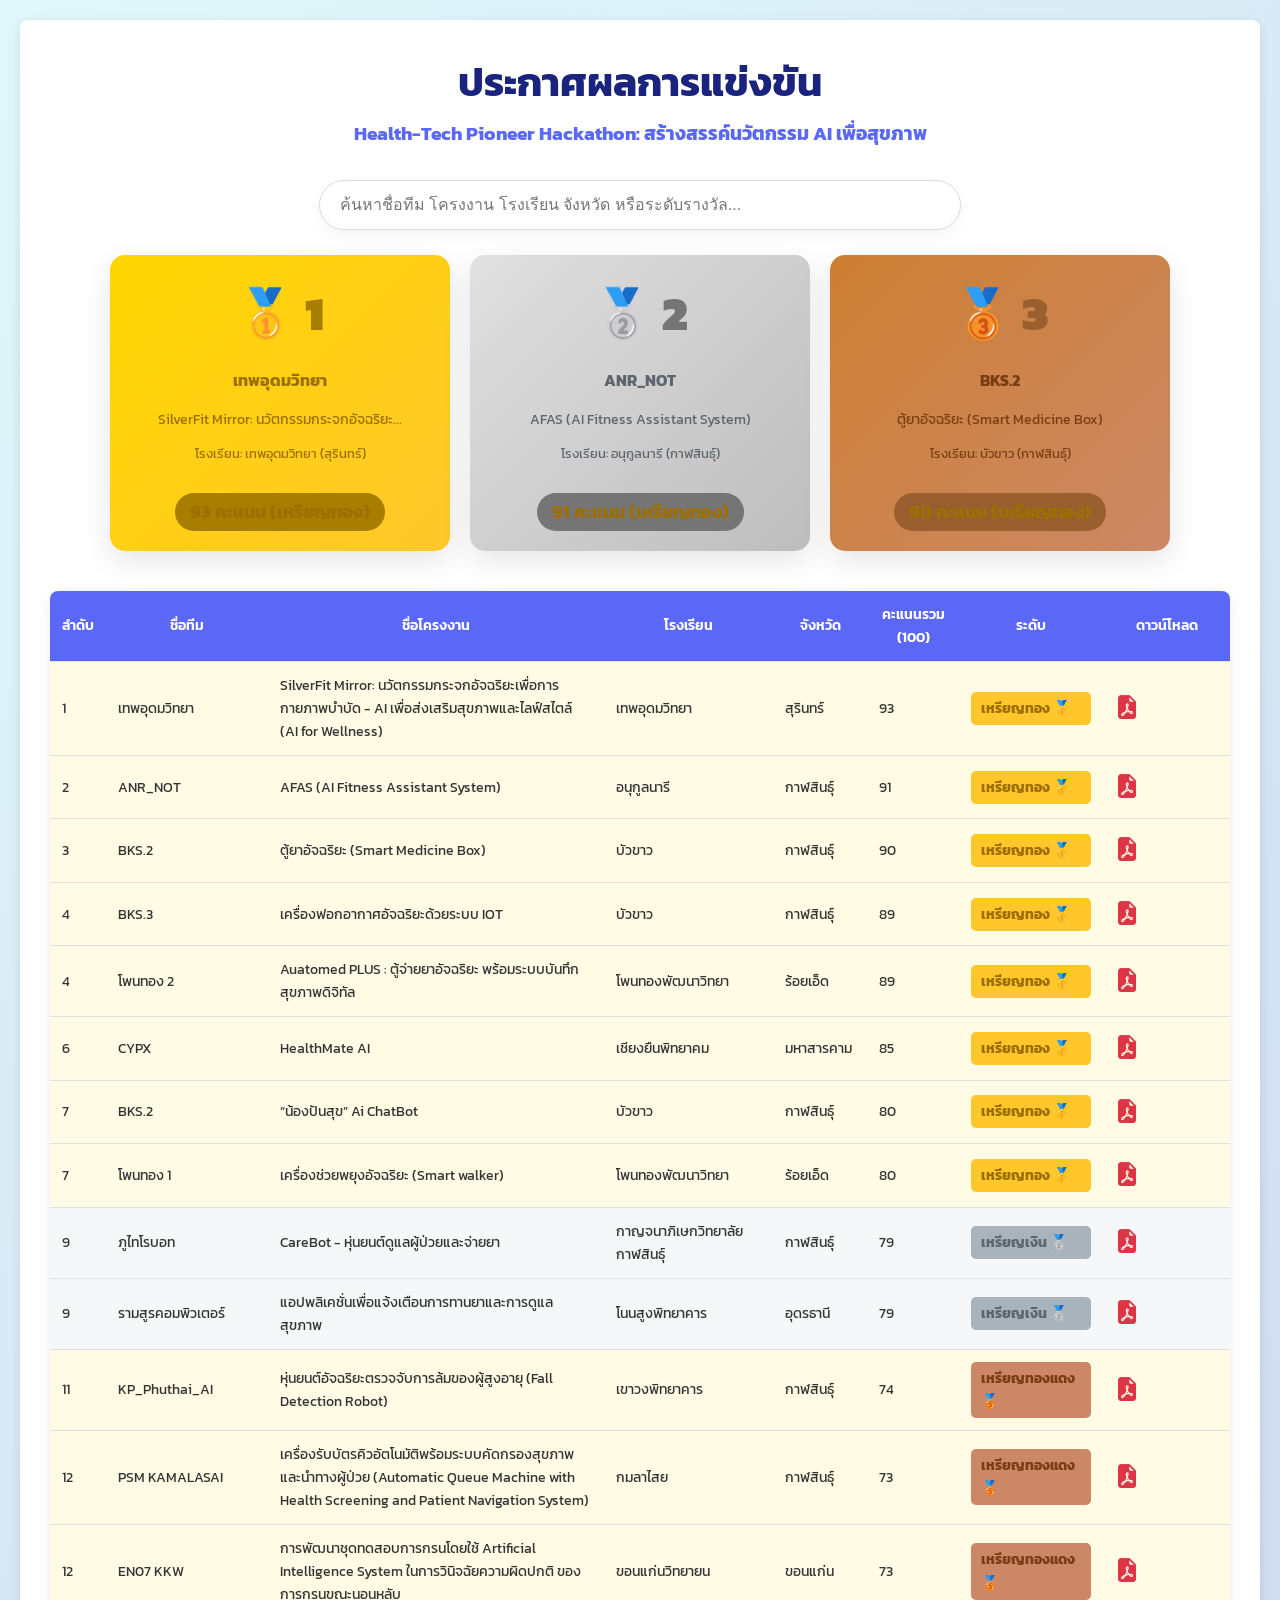
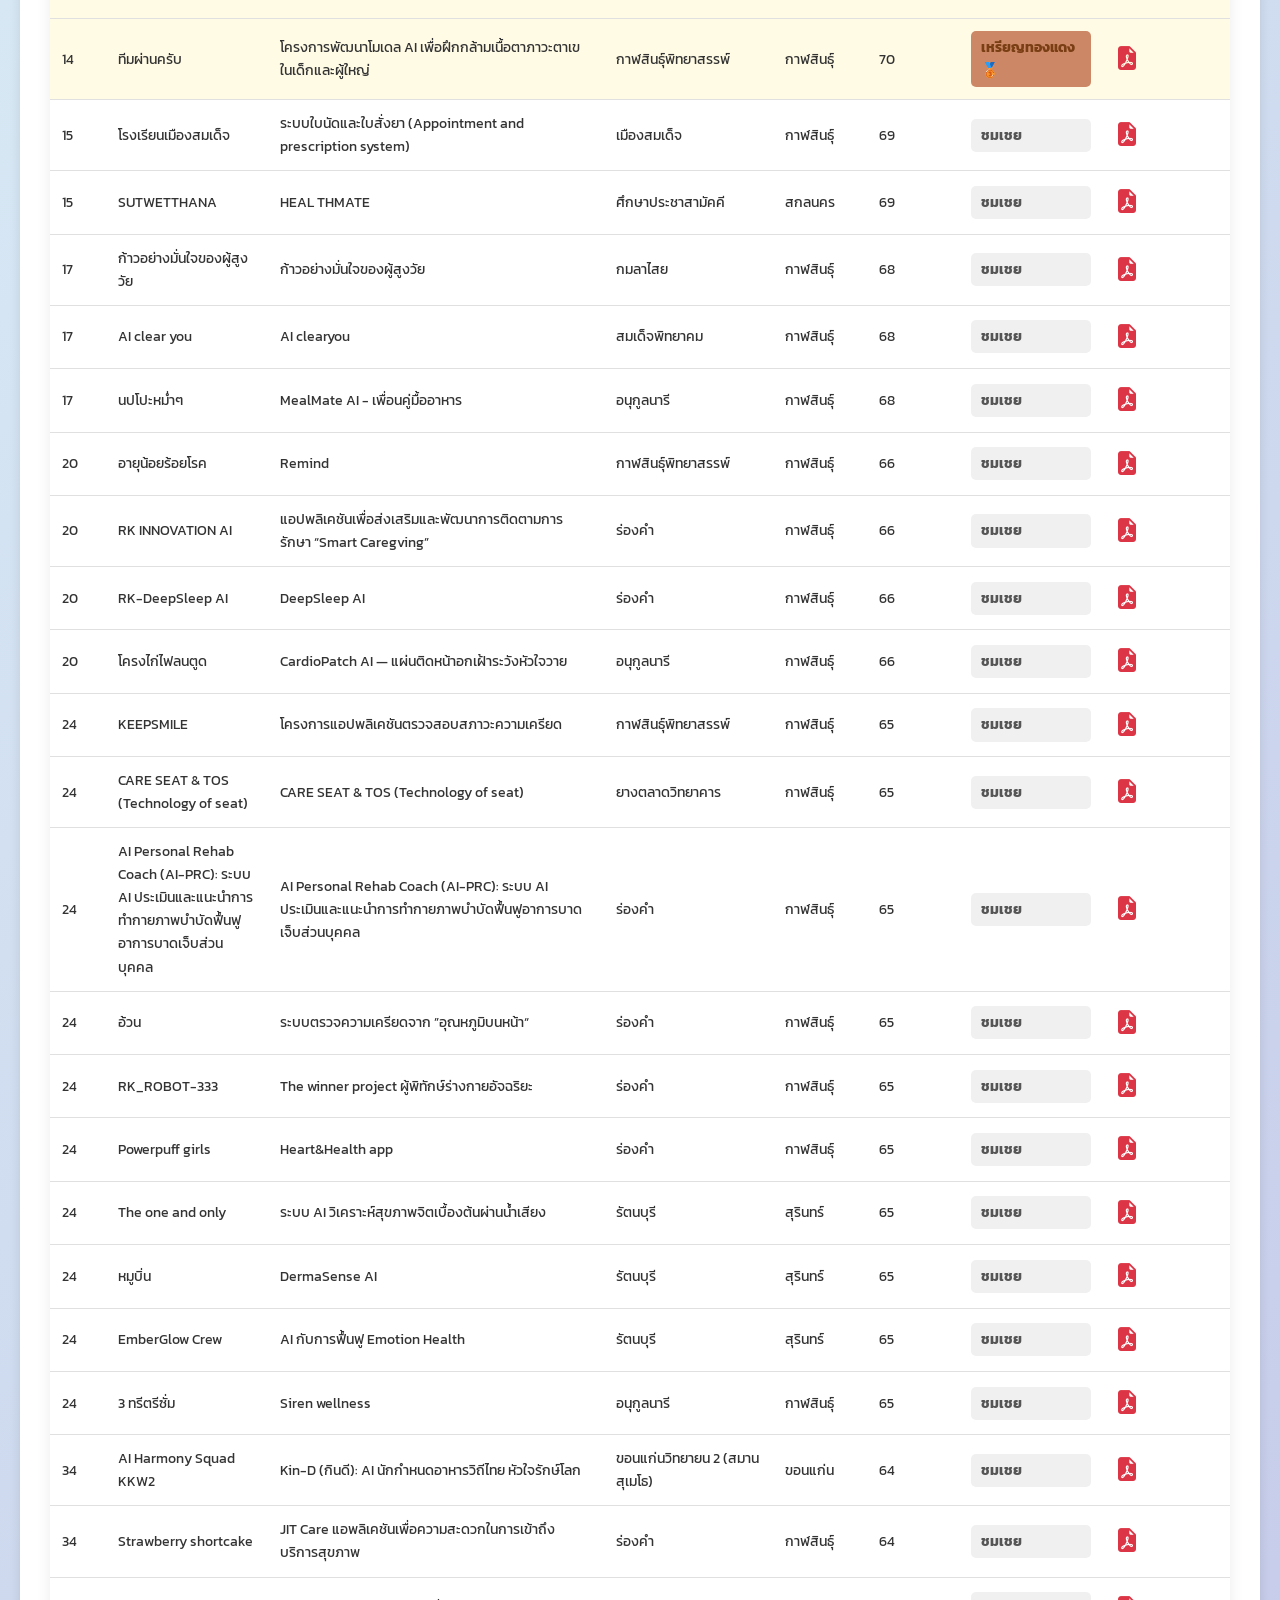
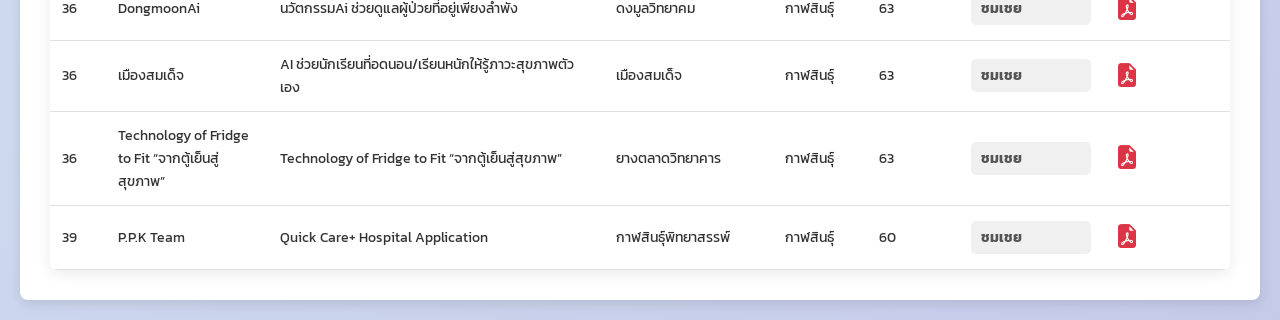
<file: src/result.html>
<!DOCTYPE html>
<html lang="th">
<head>
    <meta charset="UTF-8">
    <meta name="viewport" content="width=device-width, initial-scale=1.0">
    <title>ประกาศผลการแข่งขัน Health-Tech Pioneer Hackathon</title>
    <link href="https://fonts.googleapis.com/css2?family=Kanit:wght@400;600;700&display=swap" rel="stylesheet">
    <link href="https://cdn.jsdelivr.net/npm/bootstrap-icons@1.5.0/font/bootstrap-icons.css" rel="stylesheet">
    <style>
        /* --- General and Typography (Unchanged) --- */
        :root {
            --color-primary: #5A67F7; 
            --color-secondary: #00C853; 
            --color-text-dark: #333;
            --color-text-light: #fff;
            --color-bg-light: #f4f6f9;
            --color-gold: #FFC72C;
            --color-silver: #A9B3BB;
            --color-bronze: #CC8866;
            --color-commendation: #f0f0f0;
            --font-main: 'Kanit', sans-serif;
        }

        body {
            font-family: var(--font-main);
            background: linear-gradient(135deg, #e0f7fa 0%, #c5cae9 100%);
            color: var(--color-text-dark);
            margin: 0;
            padding: 20px;
            line-height: 1.6;
        }

        .container {
            max-width: 1400px;
            margin: 0 auto;
            background: #ffffff;
            padding: 30px;
            border-radius: 8px;
            box-shadow: 0 4px 12px rgba(0, 0, 0, 0.1);
        }

        h1, h2 { text-align: center; font-weight: 700; margin-top: 0; }
        h1 { color: #1a237e; font-size: 2.5rem; margin-bottom: 5px; }
        h2 { color: var(--color-primary); font-size: 1.2rem; margin-bottom: 30px; }

        /* --- Search Bar Styling (Unchanged) --- */
        #searchContainer { display: flex; justify-content: center; margin-bottom: 25px; padding: 0 10px; }
        #searchInput {
            width: 100%; max-width: 600px; padding: 15px 20px; border: 1px solid #ddd;
            border-radius: 30px; box-shadow: 0 4px 15px rgba(0, 0, 0, 0.05); font-size: 1rem; transition: all 0.3s;
        }
        #searchInput:focus {
            border-color: var(--color-primary); box-shadow: 0 0 0 4px rgba(90, 103, 247, 0.15); outline: none;
        }

        /* --- Top 3 Winners Card Section (Unchanged) --- */
        .winner-cards { display: flex; justify-content: center; gap: 20px; margin-bottom: 40px; flex-wrap: wrap; }
        .winner-card {
            padding: 20px; border-radius: 15px; text-align: center; width: 100%;
            max-width: 300px; box-shadow: 0 10px 30px rgba(0, 0, 0, 0.1); position: relative; overflow: hidden;
        }
        .rank-badge { font-size: 3rem; font-weight: 900; margin-bottom: 10px; display: block; }
        .score-pill { display: inline-block; margin-top: 15px; padding: 5px 15px; border-radius: 20px; font-weight: 700; color: var(--color-text-light); font-size: 1.1rem; }
        .winner-1 { background: linear-gradient(135deg, #FFD700 0%, #FFC72C 100%); color: #9c6e00; }
        .winner-1 .rank-badge { color: #a87e00; }
        .winner-1 .score-pill { background-color: #a87e00; }
        .winner-2 { background: linear-gradient(135deg, #E0E0E0 0%, #BDBDBD 100%); color: #5d666d; }
        .winner-2 .rank-badge { color: #757575; }
        .winner-2 .score-pill { background-color: #757575; }
        .winner-3 { background: linear-gradient(135deg, #CD7F32 0%, #CC8866 100%); color: #7a3e14; }
        .winner-3 .rank-badge { color: #9a5f2e; }
        .winner-3 .score-pill { background-color: #9a5f2e; }

        /* --- Full Results Table (Desktop View) --- */
        .results-table {
            width: 100%; border-collapse: separate; border-spacing: 0; margin-top: 20px;
            box-shadow: 0 4px 15px rgba(0, 0, 0, 0.08); border-radius: 8px; overflow: hidden; 
        }

        .results-table th, .results-table td { padding: 12px; text-align: left; border-bottom: 1px solid #e0e0e0; font-size: 0.9rem; }
        .results-table th { background-color: var(--color-primary); color: var(--color-text-light); text-align: center; font-weight: 600; }
        .results-table tbody tr { background-color: var(--color-text-light); transition: background-color 0.3s; }
        .results-table tbody tr:hover { background-color: #e3f2fd; }
        .center-text { text-align: center; }
        
        /* Level Badge Styles */
        .level-badge { display: inline-block; padding: 5px 10px; border-radius: 5px; font-weight: 700; color: #333; min-width: 100px; }
        .level-gold { background-color: var(--color-gold); color: #9c6e00; }
        .level-silver { background-color: var(--color-silver); color: #5d666d; }
        .level-bronze { background-color: var(--color-bronze); color: #7a3e14; }
        .level-commendation { background-color: var(--color-commendation); color: #555; }

        /* Download Icon Styling */
        .download-icon a { color: #dc3545; transition: color 0.2s; }
        .download-icon a:hover { color: #a51c2a; transform: scale(1.1); }
        .download-icon i { font-size: 1.5rem; }

        /* --- Mobile Card View: CUSTOM LAYOUT TO DISPLAY ALL 8 COLUMNS --- */
        .mobile-card-list { display: none; list-style: none; padding: 0; margin: 20px 0; }
        .result-card {
            background-color: var(--color-text-light); border-radius: 10px; padding: 15px; margin-bottom: 15px;
            box-shadow: 0 2px 10px rgba(0, 0, 0, 0.1); position: relative; border-left: 5px solid var(--color-primary);
            display: grid; /* ใช้ Grid เพื่อจัดเรียงข้อมูลใน Card */
            grid-template-columns: 1fr 1fr; /* 2 คอลัมน์สำหรับรายละเอียด */
            gap: 10px;
            align-items: center;
        }
        
        /* จัดเรียงข้อมูลให้ดูเป็นระเบียบ */
        .card-group-full { grid-column: 1 / span 2; } /* กินพื้นที่ 2 คอลัมน์ */
        .card-group-col1 { grid-column: 1 / 2; }
        .card-group-col2 { grid-column: 2 / 3; text-align: right; }

        /* รายละเอียดหลัก (ชื่อทีม/โครงงาน) ใช้พื้นที่เต็ม */
        .card-detail-main { margin-bottom: 8px; }
        .card-detail-main .card-label { font-size: 0.8rem; }
        .card-detail-main .card-value { font-size: 1rem; }

        .card-rank { 
            grid-column: 2 / 3; 
            text-align: right;
            font-size: 1.5rem; 
            font-weight: 700; 
            color: var(--color-primary); 
            margin-bottom: 5px;
        }

        /* Grouping for Footer Info */
        .card-footer-info {
            grid-column: 1 / span 2;
            display: flex;
            justify-content: space-between;
            align-items: flex-end;
            padding-top: 10px;
            border-top: 1px dashed #e0e0e0;
        }
        
        .card-score { font-size: 1.2rem; font-weight: 700; color: var(--color-secondary); }

        /* --- Media Queries for Responsiveness (Unchanged) --- */
        @media (max-width: 900px) {
            .winner-cards { flex-direction: column; align-items: center; }
            .winner-card { max-width: 90%; }
        }

        @media (max-width: 768px) {
            .results-table { display: none; }
            .mobile-card-list { display: grid; grid-template-columns: 1fr; } /* แสดงเป็นลิสต์ของ Card */
        }
    </style>
</head>
<body>

<div class="container">
    <h1>ประกาศผลการแข่งขัน</h1>
    <h2>Health-Tech Pioneer Hackathon: สร้างสรรค์นวัตกรรม AI เพื่อสุขภาพ</h2>
    

    <div id="searchContainer">
        <input type="text" id="searchInput" onkeyup="filterResults()" placeholder="ค้นหาชื่อทีม โครงงาน โรงเรียน จังหวัด หรือระดับรางวัล...">
    </div>

    <div class="winner-cards">
        <div class="winner-card winner-1" data-search="เทพอุดมวิทยา SilverFit Mirror: นวัตกรรมกระจกอัจฉริยะเพื่อการกายภาพบำบัด - AI เพื่อส่งเสริมสุขภาพและไลฟ์สไตล์ (AI for Wellness) เทพอุดมวิทยา สุรินทร์ เหรียญทอง">
            <span class="rank-badge">🥇 1</span>
            <div class="details">
                <p><strong>เทพอุดมวิทยา</strong></p>
                <p style="font-size:0.85rem;">SilverFit Mirror: นวัตกรรมกระจกอัจฉริยะ...</p>
                <p style="font-size:0.8rem;">โรงเรียน: เทพอุดมวิทยา (สุรินทร์)</p>
            </div>
            <div class="score-pill level-gold">93 คะแนน (เหรียญทอง)</div>
        </div>
        <div class="winner-card winner-2" data-search="ANR_NOT AFAS (AI Fitness Assistant System) อนุกูลนารี กาฬสินธุ์ เหรียญทอง">
            <span class="rank-badge">🥈 2</span>
            <div class="details">
                <p><strong>ANR_NOT</strong></p>
                <p style="font-size:0.85rem;">AFAS (AI Fitness Assistant System)</p>
                <p style="font-size:0.8rem;">โรงเรียน: อนุกูลนารี (กาฬสินธุ์)</p>
            </div>
            <div class="score-pill level-gold">91 คะแนน (เหรียญทอง)</div>
        </div>
        <div class="winner-card winner-3" data-search="BKS.2 ตู้ยาอัจฉริยะ (Smart Medicine Box) บัวขาว กาฬสินธุ์ เหรียญทอง">
            <span class="rank-badge">🥉 3</span>
            <div class="details">
                <p><strong>BKS.2</strong></p>
                <p style="font-size:0.85rem;">ตู้ยาอัจฉริยะ (Smart Medicine Box)</p>
                <p style="font-size:0.8rem;">โรงเรียน: บัวขาว (กาฬสินธุ์)</p>
            </div>
            <div class="score-pill level-gold">90 คะแนน (เหรียญทอง)</div>
        </div>
    </div>

    <table class="results-table" id="resultsTable">
        <thead>
            <tr>
                <th style="width: 4%;">ลำดับ</th>
                <th style="width: 14%;">ชื่อทีม</th>
                <th style="width: 30%;">ชื่อโครงงาน</th>
                <th style="width: 15%;">โรงเรียน</th>
                <th style="width: 8%;">จังหวัด</th>
                <th style="width: 8%;">คะแนนรวม (100)</th>
                <th style="width: 10%;">ระดับ</th>
                <th style="width: 11%;">ดาวน์โหลด</th>
            </tr>
        </thead>
        <tbody id="resultsTableBody">
            </tbody>
    </table>

    <ul class="mobile-card-list" id="mobileCardList">
        </ul>
</div>

<script>
    // 1. Function to determine the Level
    function getLevel(score) {
        if (score >= 80) {
            return { name: 'เหรียญทอง 🥇', class: 'level-gold' };
        } else if (score >= 75) {
            return { name: 'เหรียญเงิน 🥈', class: 'level-silver' };
        } else if (score >= 70) {
            return { name: 'เหรียญทองแดง 🥉', class: 'level-bronze' };
        } else {
            return { name: 'ชมเชย', class: 'level-commendation' };
        }
    }

    // 2. Function to determine the Province (Updated with search results)
    function getProvince(schoolName) {
        const provinceMap = {
            'เทพอุดมวิทยา': 'สุรินทร์',
            'อนุกูลนารี': 'กาฬสินธุ์',
            'บัวขาว': 'กาฬสินธุ์',
            'โพนทองพัฒนาวิทยา': 'ร้อยเอ็ด',
            'เชียงยืนพิทยาคม': 'มหาสารคาม',
            'กาญจนาภิเษกวิทยาลัย กาฬสินธุ์': 'กาฬสินธุ์',
            'โนนสูงพิทยาคาร': 'อุดรธานี',
            'เขาวงพิทยาคาร': 'กาฬสินธุ์',
            'กมลาไสย': 'กาฬสินธุ์',
            'ขอนแก่นวิทยายน': 'ขอนแก่น',
            'กาฬสินธุ์พิทยาสรรพ์': 'กาฬสินธุ์',
            'เมืองสมเด็จ': 'กาฬสินธุ์',
            'สมเด็จพิทยาคม': 'กาฬสินธุ์', 
            'ศึกษาประชาสามัคคี': 'สกลนคร',
            'ร่องคำ': 'กาฬสินธุ์',
            'ยางตลาดวิทยาคาร': 'กาฬสินธุ์',
            'รัตนบุรี': 'สุรินทร์',
            'ขอนแก่นวิทยายน 2 (สมาน สุเมโธ)': 'ขอนแก่น',
            'ดงมูลวิทยาคม': 'กาฬสินธุ์',
            'แก้งคร้อวิทยา': 'ชัยภูมิ'
        };

        for (const keyword in provinceMap) {
            if (schoolName.includes(keyword)) {
                return provinceMap[keyword];
            }
        }

        // Fallback Logic
        if (schoolName.includes('โพนทอง')) return 'ร้อยเอ็ด';
        if (schoolName.includes('BKS.')) return 'กาฬสินธุ์'; 
        if (schoolName.includes('EN07 KKW') || schoolName.includes('AI Harmony Squad KKW2')) return 'ขอนแก่น';
        
        return 'กาฬสินธุ์'; // Default/Fallback
    }

    // 3. Raw Data Source (Unchanged from previous step, except for province determination in map function)
    const rawResults = [
        { rank: 1, team: 'เทพอุดมวิทยา', project: 'SilverFit Mirror: นวัตกรรมกระจกอัจฉริยะเพื่อการกายภาพบำบัด - AI เพื่อส่งเสริมสุขภาพและไลฟ์สไตล์ (AI for Wellness)', school: 'เทพอุดมวิทยา', score: 93, certLink: '#' },
        { rank: 2, team: 'ANR_NOT', project: 'AFAS (AI Fitness Assistant System)', school: 'อนุกูลนารี', score: 91, certLink: '#' },
        { rank: 3, team: 'BKS.2', project: 'ตู้ยาอัจฉริยะ (Smart Medicine Box)', school: 'บัวขาว', score: 90, certLink: '#' },
        { rank: 4, team: 'BKS.3', project: 'เครื่องฟอกอากาศอัจฉริยะด้วยระบบ IOT', school: 'บัวขาว', score: 89, certLink: '#' },
        { rank: 4, team: 'โพนทอง 2', project: 'Auatomed PLUS : ตู้จ่ายยาอัจฉริยะ พร้อมระบบบันทึกสุขภาพดิจิทัล', school: 'โพนทองพัฒนาวิทยา', score: 89, certLink: '#' },
        { rank: 6, team: 'CYPX', project: 'HealthMate AI', school: 'เชียงยืนพิทยาคม', score: 85, certLink: '#' },
        { rank: 7, team: 'BKS.2', project: '“น้องปันสุข” Ai ChatBot', school: 'บัวขาว', score: 80, certLink: '#' },
        { rank: 7, team: 'โพนทอง 1', project: 'เครื่องช่วยพยุงอัจฉริยะ (Smart walker)', school: 'โพนทองพัฒนาวิทยา', score: 80, certLink: '#' },
        { rank: 9, team: 'ภูไทโรบอท', project: 'CareBot - หุ่นยนต์ดูแลผู้ป่วยและจ่ายยา', school: 'กาญจนาภิเษกวิทยาลัย กาฬสินธุ์', score: 79, certLink: '#' },
        { rank: 9, team: 'รามสูรคอมพิวเตอร์', project: 'แอปพลิเคชั่นเพื่อแจ้งเตือนการทานยาและการดูแลสุขภาพ', school: 'โนนสูงพิทยาคาร', score: 79, certLink: '#' },
        { rank: 11, team: 'KP_Phuthai_AI', project: 'หุ่นยนต์อัจฉริยะตรวจจับการล้มของผู้สูงอายุ (Fall Detection Robot)', school: 'เขาวงพิทยาคาร', score: 74, certLink: '#' },
        { rank: 12, team: 'PSM KAMALASAI', project: 'เครื่องรับบัตรคิวอัตโนมัติพร้อมระบบคัดกรองสุขภาพและนำทางผู้ป่วย (Automatic Queue Machine with Health Screening and Patient Navigation System)', school: 'กมลาไสย', score: 73, certLink: '#' },
        { rank: 12, team: 'EN07 KKW', project: 'การพัฒนาชุดทดสอบการกรนโดยใช้ Artificial Intelligence System ในการวินิจฉัยความผิดปกติ ของการกรนขณะนอนหลับ', school: 'ขอนแก่นวิทยายน', score: 73, certLink: '#' },
        { rank: 14, team: 'ทีมผ่านครับ', project: 'โครงการพัฒนาโมเดล AI เพื่อฝึกกล้ามเนื้อตาภาวะตาเขในเด็กและผู้ใหญ่', school: 'กาฬสินธุ์พิทยาสรรพ์', score: 70, certLink: '#' },
        { rank: 15, team: 'โรงเรียนเมืองสมเด็จ', project: 'ระบบใบนัดและใบสั่งยา (Appointment and prescription system)', school: 'เมืองสมเด็จ', score: 69, certLink: '#' },
        { rank: 15, team: 'SUTWETTHANA', project: 'HEAL THMATE', school: 'ศึกษาประชาสามัคคี', score: 69, certLink: '#' },
        { rank: 17, team: 'ก้าวอย่างมั่นใจของผู้สูงวัย', project: 'ก้าวอย่างมั่นใจของผู้สูงวัย', school: 'กมลาไสย', score: 68, certLink: '#' },
        { rank: 17, team: 'AI clear you', project: 'AI clearyou', school: 'สมเด็จพิทยาคม', score: 68, certLink: '#' },
        { rank: 17, team: 'นปโปะหม่ำๆ', project: 'MealMate AI - เพื่อนคู่มื้ออาหาร', school: 'อนุกูลนารี', score: 68, certLink: '#' },
        { rank: 20, team: 'อายุน้อยร้อยโรค', project: 'Remind', school: 'กาฬสินธุ์พิทยาสรรพ์', score: 66, certLink: '#' },
        { rank: 20, team: 'RK INNOVATION AI', project: 'แอปพลิเคชันเพื่อส่งเสริมและพัฒนาการติดตามการรักษา “Smart Caregving”', school: 'ร่องคำ', score: 66, certLink: '#' },
        { rank: 20, team: 'RK-DeepSleep AI', project: 'DeepSleep AI', school: 'ร่องคำ', score: 66, certLink: '#' },
        { rank: 20, team: 'โครงไก่ไฟลนตูด', project: 'CardioPatch AI — แผ่นติดหน้าอกเฝ้าระวังหัวใจวาย', school: 'อนุกูลนารี', score: 66, certLink: '#' },
        { rank: 24, team: 'KEEPSMILE', project: 'โครงการแอปพลิเคชันตรวจสอบสภาวะความเครียด', school: 'กาฬสินธุ์พิทยาสรรพ์', score: 65, certLink: '#' },
        { rank: 24, team: 'CARE SEAT & TOS (Technology of seat)', project: 'CARE SEAT & TOS (Technology of seat)', school: 'ยางตลาดวิทยาคาร', score: 65, certLink: '#' },
        { rank: 24, team: 'AI Personal Rehab Coach (AI-PRC): ระบบ AI ประเมินและแนะนำการทำกายภาพบำบัดฟื้นฟูอาการบาดเจ็บส่วนบุคคล', project: 'AI Personal Rehab Coach (AI-PRC): ระบบ AI ประเมินและแนะนำการทำกายภาพบำบัดฟื้นฟูอาการบาดเจ็บส่วนบุคคล', school: 'ร่องคำ', score: 65, certLink: '#' },
        { rank: 24, team: 'อ้วน', project: 'ระบบตรวจความเครียดจาก ”อุณหภูมิบนหน้า“', school: 'ร่องคำ', score: 65, certLink: '#' },
        { rank: 24, team: 'RK_ROBOT-333', project: 'The winner project ผู้พิทักษ์ร่างกายอัจฉริยะ', school: 'ร่องคำ', score: 65, certLink: '#' },
        { rank: 24, team: 'Powerpuff girls', project: 'Heart&Health app', school: 'ร่องคำ', score: 65, certLink: '#' },
        { rank: 24, team: 'The one and only', project: 'ระบบ AI วิเคราะห์สุขภาพจิตเบื้องต้นผ่านน้ำเสียง', school: 'รัตนบุรี', score: 65, certLink: '#' },
        { rank: 24, team: 'หมูบิ่น', project: 'DermaSense AI', school: 'รัตนบุรี', score: 65, certLink: '#' },
        { rank: 24, team: 'EmberGlow Crew', project: 'AI กับการฟื้นฟู Emotion Health', school: 'รัตนบุรี', score: 65, certLink: '#' },
        { rank: 24, team: '3 ทรีตรีซั่ม', project: 'Siren wellness', school: 'อนุกูลนารี', score: 65, certLink: '#' },
        { rank: 34, team: 'AI Harmony Squad KKW2', project: 'Kin-D (กินดี): AI นักกำหนดอาหารวิถีไทย หัวใจรักษ์โลก', school: 'ขอนแก่นวิทยายน 2 (สมาน สุเมโธ)', score: 64, certLink: '#' },
        { rank: 34, team: 'Strawberry shortcake', project: 'JIT Care แอพลิเคชันเพื่อความสะดวกในการเข้าถึงบริการสุขภาพ', school: 'ร่องคำ', score: 64, certLink: '#' },
        { rank: 36, team: 'DongmoonAi', project: 'นวัตกรรมAi ช่วยดูแลผู้ป่วยที่อยู่เพียงลำพัง', school: 'ดงมูลวิทยาคม', score: 63, certLink: '#' },
        { rank: 36, team: 'เมืองสมเด็จ', project: 'AI ช่วยนักเรียนที่อดนอน/เรียนหนักให้รู้ภาวะสุขภาพตัวเอง', school: 'เมืองสมเด็จ', score: 63, certLink: '#' },
        { rank: 36, team: 'Technology of Fridge to Fit “จากตู้เย็นสู่สุขภาพ”', project: 'Technology of Fridge to Fit “จากตู้เย็นสู่สุขภาพ”', school: 'ยางตลาดวิทยาคาร', score: 63, certLink: '#' },
        { rank: 39, team: 'P.P.K Team', project: 'Quick Care+ Hospital Application', school: 'กาฬสินธุ์พิทยาสรรพ์', score: 60, certLink: '#' }
    ];

    // 4. Pre-process the data
    const processedResults = rawResults.map(item => {
        const province = getProvince(item.school);
        const level = getLevel(item.score);
        return {
            ...item,
            province: province, 
            level: level,
            searchString: `${item.team} ${item.project} ${item.school} ${province} ${level.name}`.toUpperCase()
        };
    });


    // 5. Function to render the Full Table (Desktop View - Unchanged logic)
    function renderFullTable(data) {
        const tbody = document.getElementById('resultsTableBody');
        tbody.innerHTML = '';

        data.forEach(item => {
            const tr = document.createElement('tr');
            tr.setAttribute('data-search', item.searchString);
            
            if (item.level.name.includes('ทอง')) tr.style.backgroundColor = 'rgba(255, 215, 0, 0.1)';
            else if (item.level.name.includes('เงิน')) tr.style.backgroundColor = 'rgba(169, 179, 187, 0.1)';
            else if (item.level.name.includes('ทองแดง')) tr.style.backgroundColor = 'rgba(205, 127, 50, 0.1)';
            

            tr.innerHTML = `
                <td class="center-text">${item.rank}</td>
                <td>${item.team}</td>
                <td>${item.project}</td>
                <td>${item.school}</td>
                <td class="center-text">${item.province}</td>
                <td class="center-text">${item.score}</td>
                <td class="center-text">
                    <span class="level-badge ${item.level.class}">${item.level.name}</span>
                </td>
                <td class="center-text download-icon">
                    <a href="${item.certLink}" target="_blank" title="ดาวน์โหลดใบประกาศ">
                        <i class="bi bi-file-earmark-pdf-fill"></i>
                    </a>
                </td>
            `;
            tbody.appendChild(tr);
        });
    }

    // 6. Function to render Mobile Cards (Mobile View - UPDATED STRUCTURE)
    function renderMobileCards(data) {
        const list = document.getElementById('mobileCardList');
        list.innerHTML = ''; 

        data.forEach(item => {
            const li = document.createElement('li');
            li.className = 'result-card';
            li.setAttribute('data-search', item.searchString);
            
            // Add border color based on level
            if (item.level.name.includes('ทอง')) li.style.borderLeftColor = 'var(--color-gold)';
            else if (item.level.name.includes('เงิน')) li.style.borderLeftColor = 'var(--color-silver)';
            else if (item.level.name.includes('ทองแดง')) li.style.borderLeftColor = 'var(--color-bronze)';

            li.innerHTML = `
                <div class="card-group-full card-detail-main" style="margin-top: 5px;">
                    <span class="card-label">ลำดับที่: ${item.rank}</span>
                    <span class="card-value"><strong>${item.team}</strong></span>
                </div>
                <div class="card-group-full card-detail-main">
                    <span class="card-label">ชื่อโครงงาน:</span>
                    <span class="card-value">${item.project}</span>
                </div>
                
                <div class="card-group-col1 card-detail-main">
                    <span class="card-label">โรงเรียน:</span>
                    <span class="card-value">${item.school}</span>
                </div>
                <div class="card-group-col2 card-detail-main">
                    <span class="card-label">จังหวัด:</span>
                    <span class="card-value">${item.province}</span>
                </div>

                <div class="card-group-col1 card-detail-main">
                    <span class="card-label">ระดับ:</span>
                    <span class="level-badge ${item.level.class}">${item.level.name}</span>
                </div>
                <div class="card-group-col2 card-detail-main">
                    <span class="card-label">คะแนนรวม:</span>
                    <span class="card-score" style="font-size: 1rem;">${item.score}</span>
                </div>

                <div class="card-footer-info">
                    <div class="card-download">
                        <span class="card-label">ใบประกาศ:</span>
                        <a href="${item.certLink}" target="_blank" title="ดาวน์โหลดใบประกาศ">
                            <i class="bi bi-file-earmark-pdf-fill"></i>
                        </a>
                    </div>
                    <div></div>
                </div>
            `;
            list.appendChild(li);
        });
    }


    // 7. Function for filtering results (Search functionality - Unchanged)
    function filterResults() {
        const input = document.getElementById("searchInput");
        const filter = input.value.toUpperCase();

        const filteredData = processedResults.filter(item => item.searchString.indexOf(filter) > -1);

        renderFullTable(filteredData);
        renderMobileCards(filteredData);

        const winnerCards = document.querySelectorAll('.winner-card');
        winnerCards.forEach(card => {
            const searchData = card.getAttribute('data-search').toUpperCase();
            if (searchData.indexOf(filter) > -1) {
                card.style.display = 'block';
            } else {
                card.style.display = 'none';
            }
        });
    }

    // Initial Render
    document.addEventListener('DOMContentLoaded', () => {
        renderFullTable(processedResults);
        renderMobileCards(processedResults);
    });
</script>

</body>
</html>
</file>
